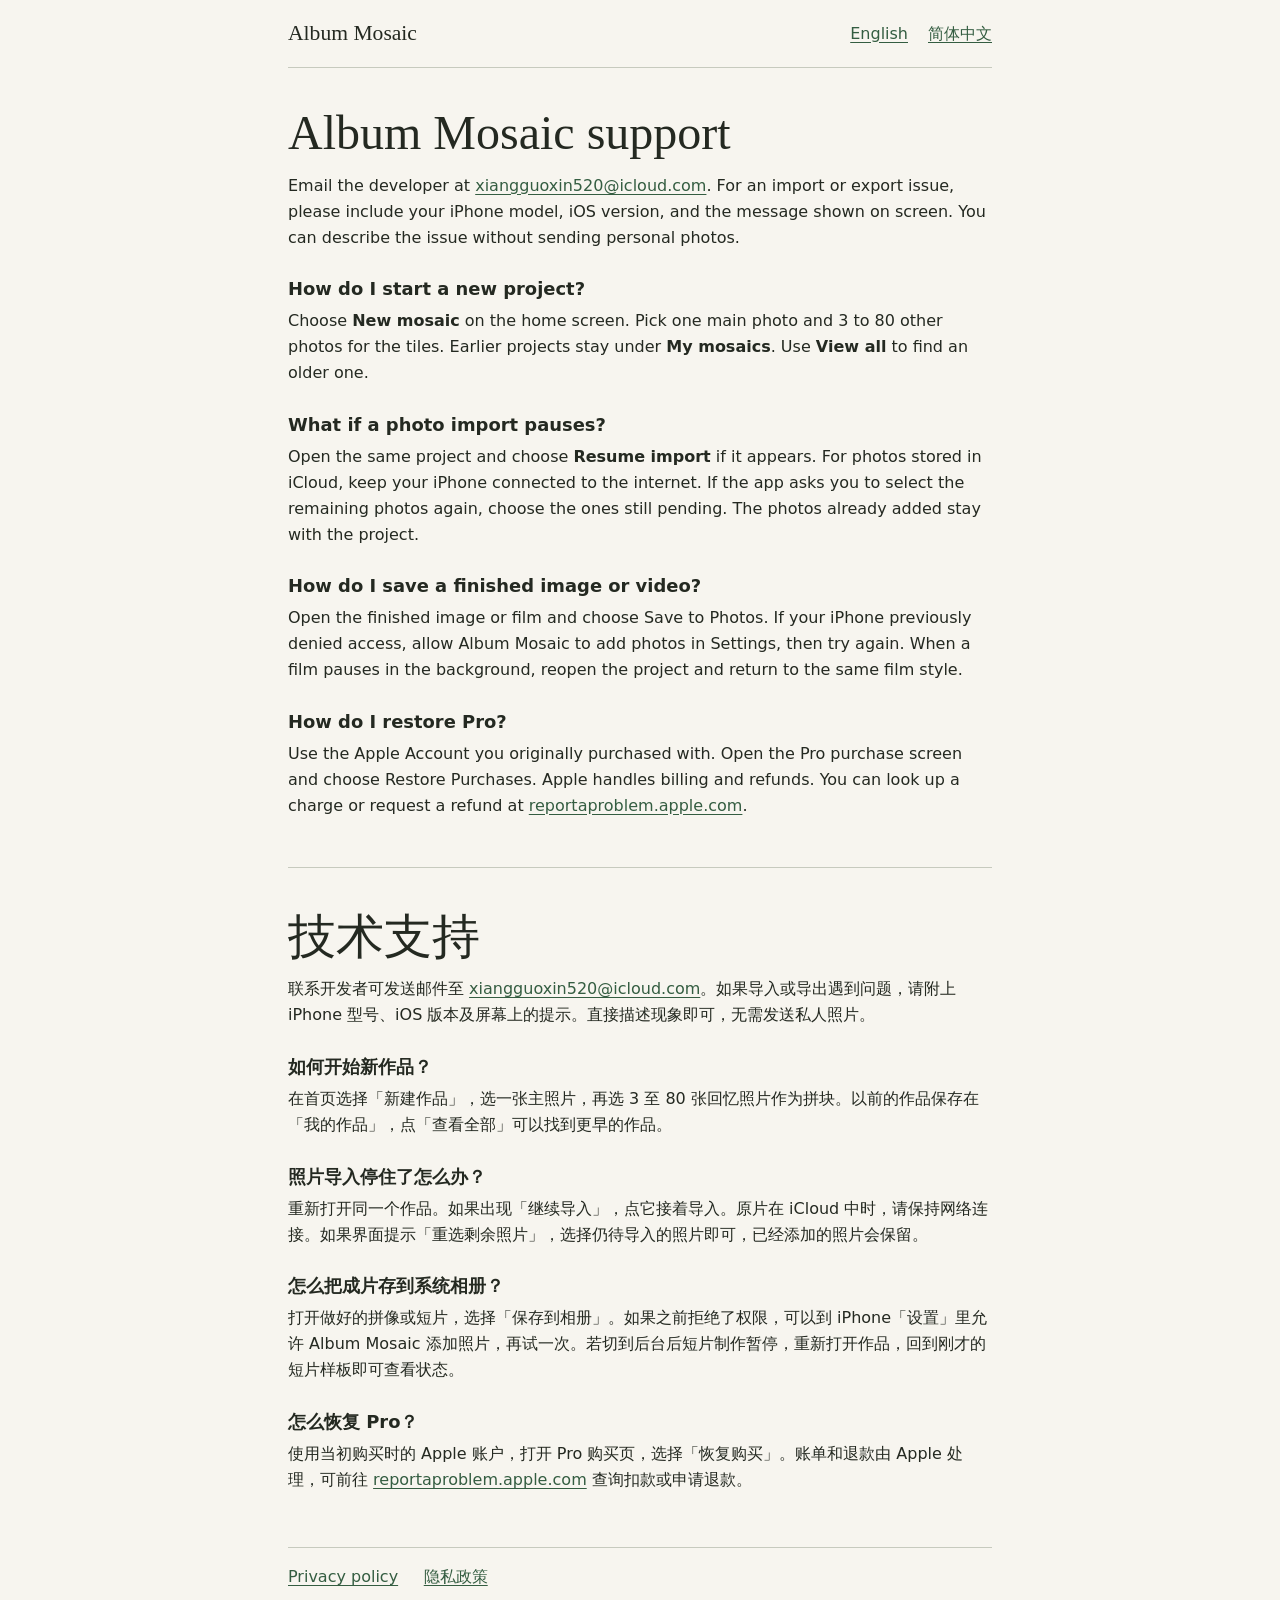
<file: index.html>
<!doctype html>
<html lang="en">
<head>
  <meta charset="utf-8">
  <meta name="viewport" content="width=device-width, initial-scale=1">
  <title>Support · Album Mosaic</title>
  <meta name="description" content="Get help with photo imports, video exports, projects, and restoring Album Mosaic Pro.">
  <link rel="stylesheet" href="site.css">
</head>
<body>
  <header class="bar">
    <span class="brand">Album Mosaic</span>
    <nav aria-label="Languages"><a href="#en" lang="en">English</a><a href="#zh" lang="zh-Hans">简体中文</a></nav>
  </header>
  <main>
    <article id="en" lang="en">
      <h1>Album Mosaic support</h1>
      <p>Email the developer at <a href="mailto:xiangguoxin520@icloud.com">xiangguoxin520@icloud.com</a>. For an import or export issue, please include your iPhone model, iOS version, and the message shown on screen. You can describe the issue without sending personal photos.</p>
      <h2>How do I start a new project?</h2>
      <p>Choose <strong>New mosaic</strong> on the home screen. Pick one main photo and 3 to 80 other photos for the tiles. Earlier projects stay under <strong>My mosaics</strong>. Use <strong>View all</strong> to find an older one.</p>
      <h2>What if a photo import pauses?</h2>
      <p>Open the same project and choose <strong>Resume import</strong> if it appears. For photos stored in iCloud, keep your iPhone connected to the internet. If the app asks you to select the remaining photos again, choose the ones still pending. The photos already added stay with the project.</p>
      <h2>How do I save a finished image or video?</h2>
      <p>Open the finished image or film and choose Save to Photos. If your iPhone previously denied access, allow Album Mosaic to add photos in Settings, then try again. When a film pauses in the background, reopen the project and return to the same film style.</p>
      <h2>How do I restore Pro?</h2>
      <p>Use the Apple Account you originally purchased with. Open the Pro purchase screen and choose Restore Purchases. Apple handles billing and refunds. You can look up a charge or request a refund at <a href="https://reportaproblem.apple.com/">reportaproblem.apple.com</a>.</p>
    </article>
    <article id="zh" lang="zh-Hans">
      <h2>技术支持</h2>
      <p>联系开发者可发送邮件至 <a href="mailto:xiangguoxin520@icloud.com">xiangguoxin520@icloud.com</a>。如果导入或导出遇到问题，请附上 iPhone 型号、iOS 版本及屏幕上的提示。直接描述现象即可，无需发送私人照片。</p>
      <h3>如何开始新作品？</h3>
      <p>在首页选择「新建作品」，选一张主照片，再选 3 至 80 张回忆照片作为拼块。以前的作品保存在「我的作品」，点「查看全部」可以找到更早的作品。</p>
      <h3>照片导入停住了怎么办？</h3>
      <p>重新打开同一个作品。如果出现「继续导入」，点它接着导入。原片在 iCloud 中时，请保持网络连接。如果界面提示「重选剩余照片」，选择仍待导入的照片即可，已经添加的照片会保留。</p>
      <h3>怎么把成片存到系统相册？</h3>
      <p>打开做好的拼像或短片，选择「保存到相册」。如果之前拒绝了权限，可以到 iPhone「设置」里允许 Album Mosaic 添加照片，再试一次。若切到后台后短片制作暂停，重新打开作品，回到刚才的短片样板即可查看状态。</p>
      <h3>怎么恢复 Pro？</h3>
      <p>使用当初购买时的 Apple 账户，打开 Pro 购买页，选择「恢复购买」。账单和退款由 Apple 处理，可前往 <a href="https://reportaproblem.apple.com/">reportaproblem.apple.com</a> 查询扣款或申请退款。</p>
    </article>
  </main>
  <footer><a href="privacy/index.html#en">Privacy policy</a><a href="privacy/index.html#zh" lang="zh-Hans">隐私政策</a></footer>
</body>
</html>
</file>
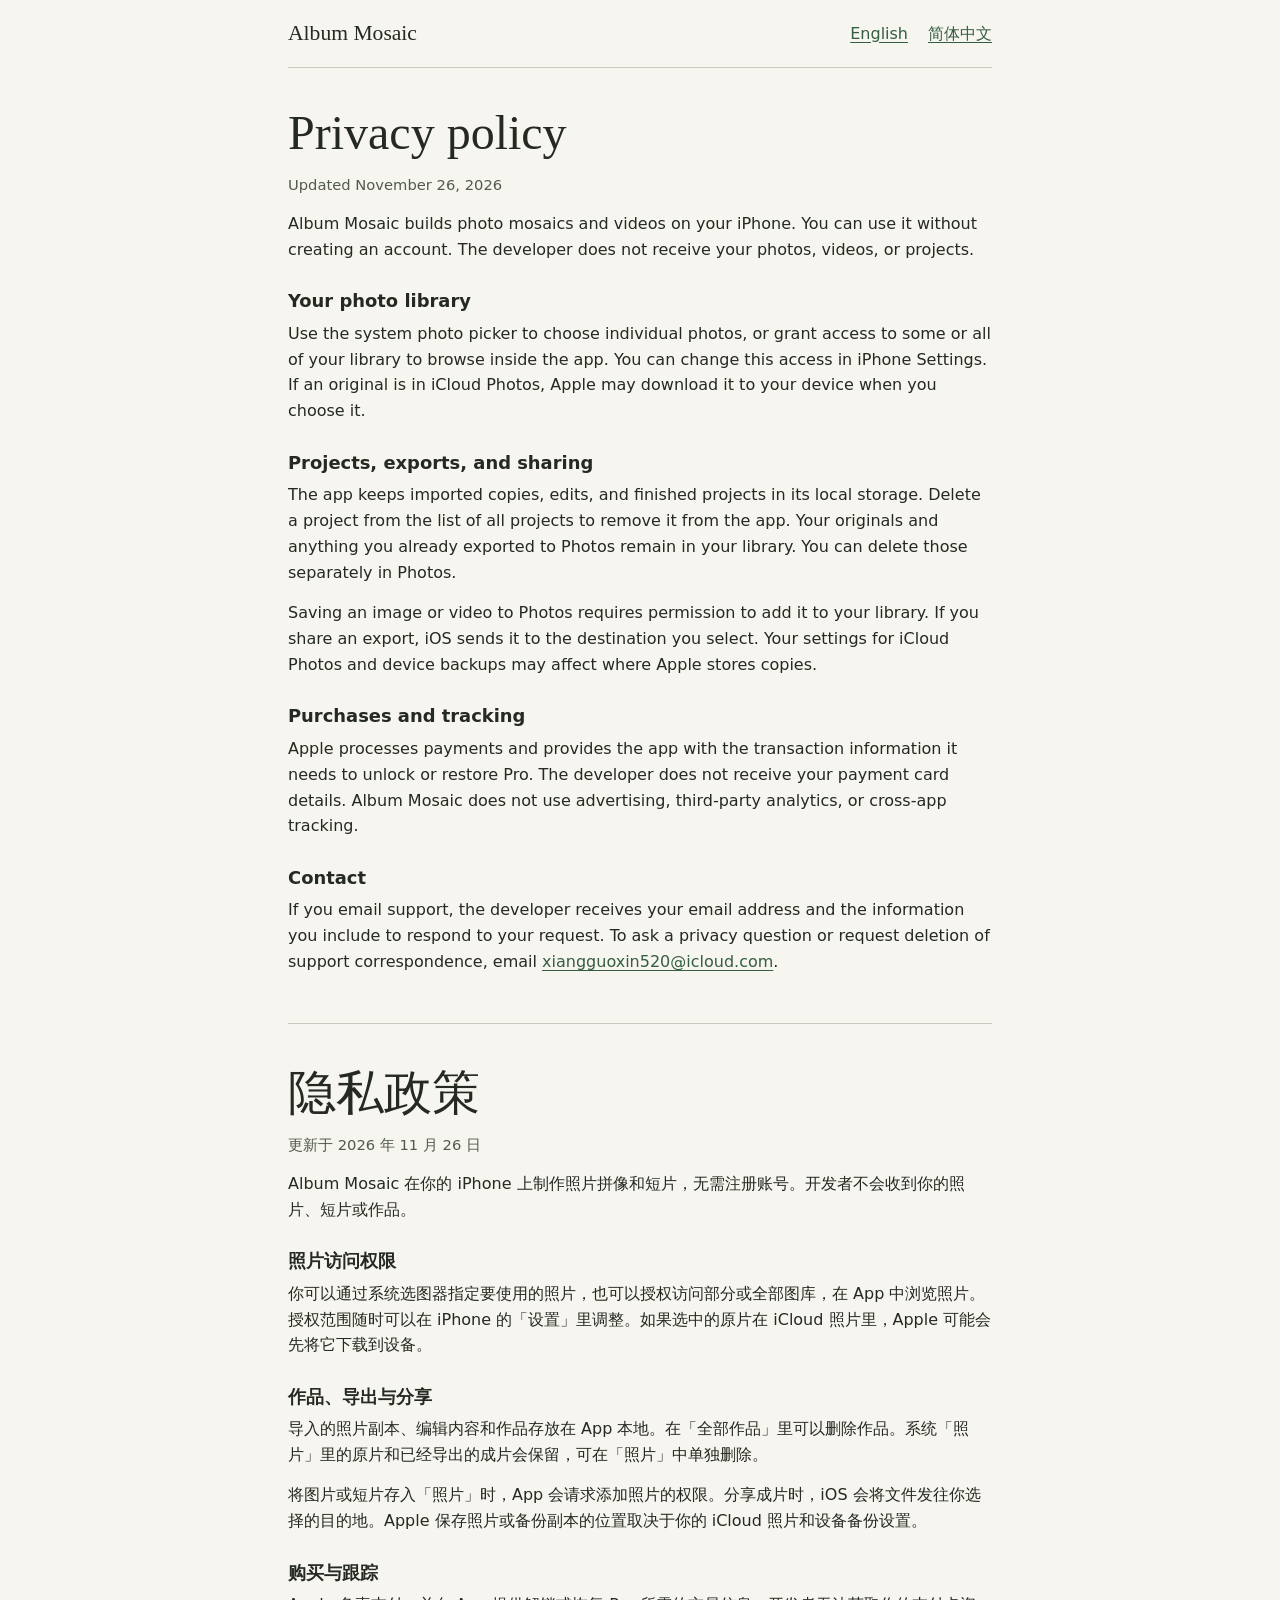
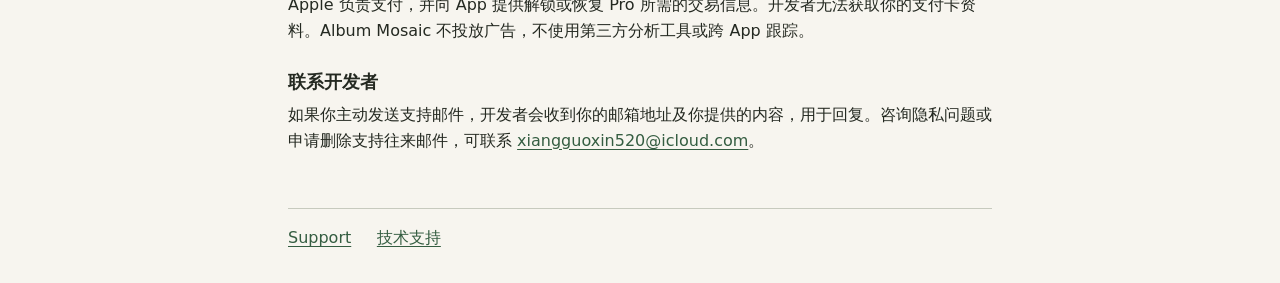
<file: privacy/index.html>
<!doctype html>
<html lang="en">
<head>
  <meta charset="utf-8">
  <meta name="viewport" content="width=device-width, initial-scale=1">
  <title>Privacy Policy · Album Mosaic</title>
  <meta name="description" content="How Album Mosaic handles photos, projects, purchases, and support requests.">
  <link rel="stylesheet" href="../site.css">
</head>
<body>
  <header class="bar">
    <span class="brand">Album Mosaic</span>
    <nav aria-label="Languages"><a href="#en" lang="en">English</a><a href="#zh" lang="zh-Hans">简体中文</a></nav>
  </header>
  <main>
    <article id="en" lang="en">
      <h1>Privacy policy</h1>
      <p class="date">Updated November 26, 2026</p>
      <p>Album Mosaic builds photo mosaics and videos on your iPhone. You can use it without creating an account. The developer does not receive your photos, videos, or projects.</p>
      <h2>Your photo library</h2>
      <p>Use the system photo picker to choose individual photos, or grant access to some or all of your library to browse inside the app. You can change this access in iPhone Settings. If an original is in iCloud Photos, Apple may download it to your device when you choose it.</p>
      <h2>Projects, exports, and sharing</h2>
      <p>The app keeps imported copies, edits, and finished projects in its local storage. Delete a project from the list of all projects to remove it from the app. Your originals and anything you already exported to Photos remain in your library. You can delete those separately in Photos.</p>
      <p>Saving an image or video to Photos requires permission to add it to your library. If you share an export, iOS sends it to the destination you select. Your settings for iCloud Photos and device backups may affect where Apple stores copies.</p>
      <h2>Purchases and tracking</h2>
      <p>Apple processes payments and provides the app with the transaction information it needs to unlock or restore Pro. The developer does not receive your payment card details. Album Mosaic does not use advertising, third-party analytics, or cross-app tracking.</p>
      <h2>Contact</h2>
      <p>If you email support, the developer receives your email address and the information you include to respond to your request. To ask a privacy question or request deletion of support correspondence, email <a href="mailto:xiangguoxin520@icloud.com">xiangguoxin520@icloud.com</a>.</p>
    </article>
    <article id="zh" lang="zh-Hans">
      <h2>隐私政策</h2>
      <p class="date">更新于 2026 年 11 月 26 日</p>
      <p>Album Mosaic 在你的 iPhone 上制作照片拼像和短片，无需注册账号。开发者不会收到你的照片、短片或作品。</p>
      <h3>照片访问权限</h3>
      <p>你可以通过系统选图器指定要使用的照片，也可以授权访问部分或全部图库，在 App 中浏览照片。授权范围随时可以在 iPhone 的「设置」里调整。如果选中的原片在 iCloud 照片里，Apple 可能会先将它下载到设备。</p>
      <h3>作品、导出与分享</h3>
      <p>导入的照片副本、编辑内容和作品存放在 App 本地。在「全部作品」里可以删除作品。系统「照片」里的原片和已经导出的成片会保留，可在「照片」中单独删除。</p>
      <p>将图片或短片存入「照片」时，App 会请求添加照片的权限。分享成片时，iOS 会将文件发往你选择的目的地。Apple 保存照片或备份副本的位置取决于你的 iCloud 照片和设备备份设置。</p>
      <h3>购买与跟踪</h3>
      <p>Apple 负责支付，并向 App 提供解锁或恢复 Pro 所需的交易信息。开发者无法获取你的支付卡资料。Album Mosaic 不投放广告，不使用第三方分析工具或跨 App 跟踪。</p>
      <h3>联系开发者</h3>
      <p>如果你主动发送支持邮件，开发者会收到你的邮箱地址及你提供的内容，用于回复。咨询隐私问题或申请删除支持往来邮件，可联系 <a href="mailto:xiangguoxin520@icloud.com">xiangguoxin520@icloud.com</a>。</p>
    </article>
  </main>
  <footer><a href="../index.html#en">Support</a><a href="../index.html#zh" lang="zh-Hans">技术支持</a></footer>
</body>
</html>
</file>
<file: site.css>
:root {
  color-scheme: light dark;
  --paper: #f7f5ef;
  --ink: #242921;
  --muted: #505b4c;
  --line: #c7cabe;
  --link: #345d41;
  font-family: system-ui, -apple-system, "PingFang SC", sans-serif;
  color: var(--ink);
  background: var(--paper);
  line-height: 1.62;
}
@media (prefers-color-scheme: dark) {
  :root { --paper: #1b201c; --ink: #f1f1e7; --muted: #c0c9ba; --line: #4d594c; --link: #aad7b4; }
}
* { box-sizing: border-box; }
body { width: min(100% - 2.5rem, 44rem); margin: 0 auto; overflow-wrap: anywhere; }
.bar, footer { display: flex; flex-wrap: wrap; gap: .8rem 1.6rem; align-items: center; }
.bar { justify-content: space-between; border-bottom: 1px solid var(--line); padding: 1rem 0; }
.brand { font-family: Georgia, "Times New Roman", serif; font-size: 1.35rem; }
nav { display: flex; gap: 1.25rem; flex-wrap: wrap; }
a { color: var(--link); text-underline-offset: .2em; }
a:focus-visible { outline: 2px solid var(--link); outline-offset: .22rem; }
main { padding: 1rem 0 2.5rem; }
article + article { margin-top: 3rem; border-top: 1px solid var(--line); padding-top: 1.25rem; }
h1, h2 { font-family: Georgia, "Songti SC", serif; font-weight: 500; line-height: 1.2; }
h1, article[lang="zh-Hans"] > h2 { font-size: clamp(2.15rem, 6vw, 3rem); margin: 1.25rem 0 .7rem; }
article[lang="en"] > h2, h3 { font: 650 1.12rem/1.4 system-ui, -apple-system, "PingFang SC", sans-serif; margin: 1.6rem 0 .35rem; }
p { margin: .45rem 0 .9rem; }
.date { font-size: .92rem; color: var(--muted); }
footer { border-top: 1px solid var(--line); padding: 1rem 0 2rem; }
</file>
